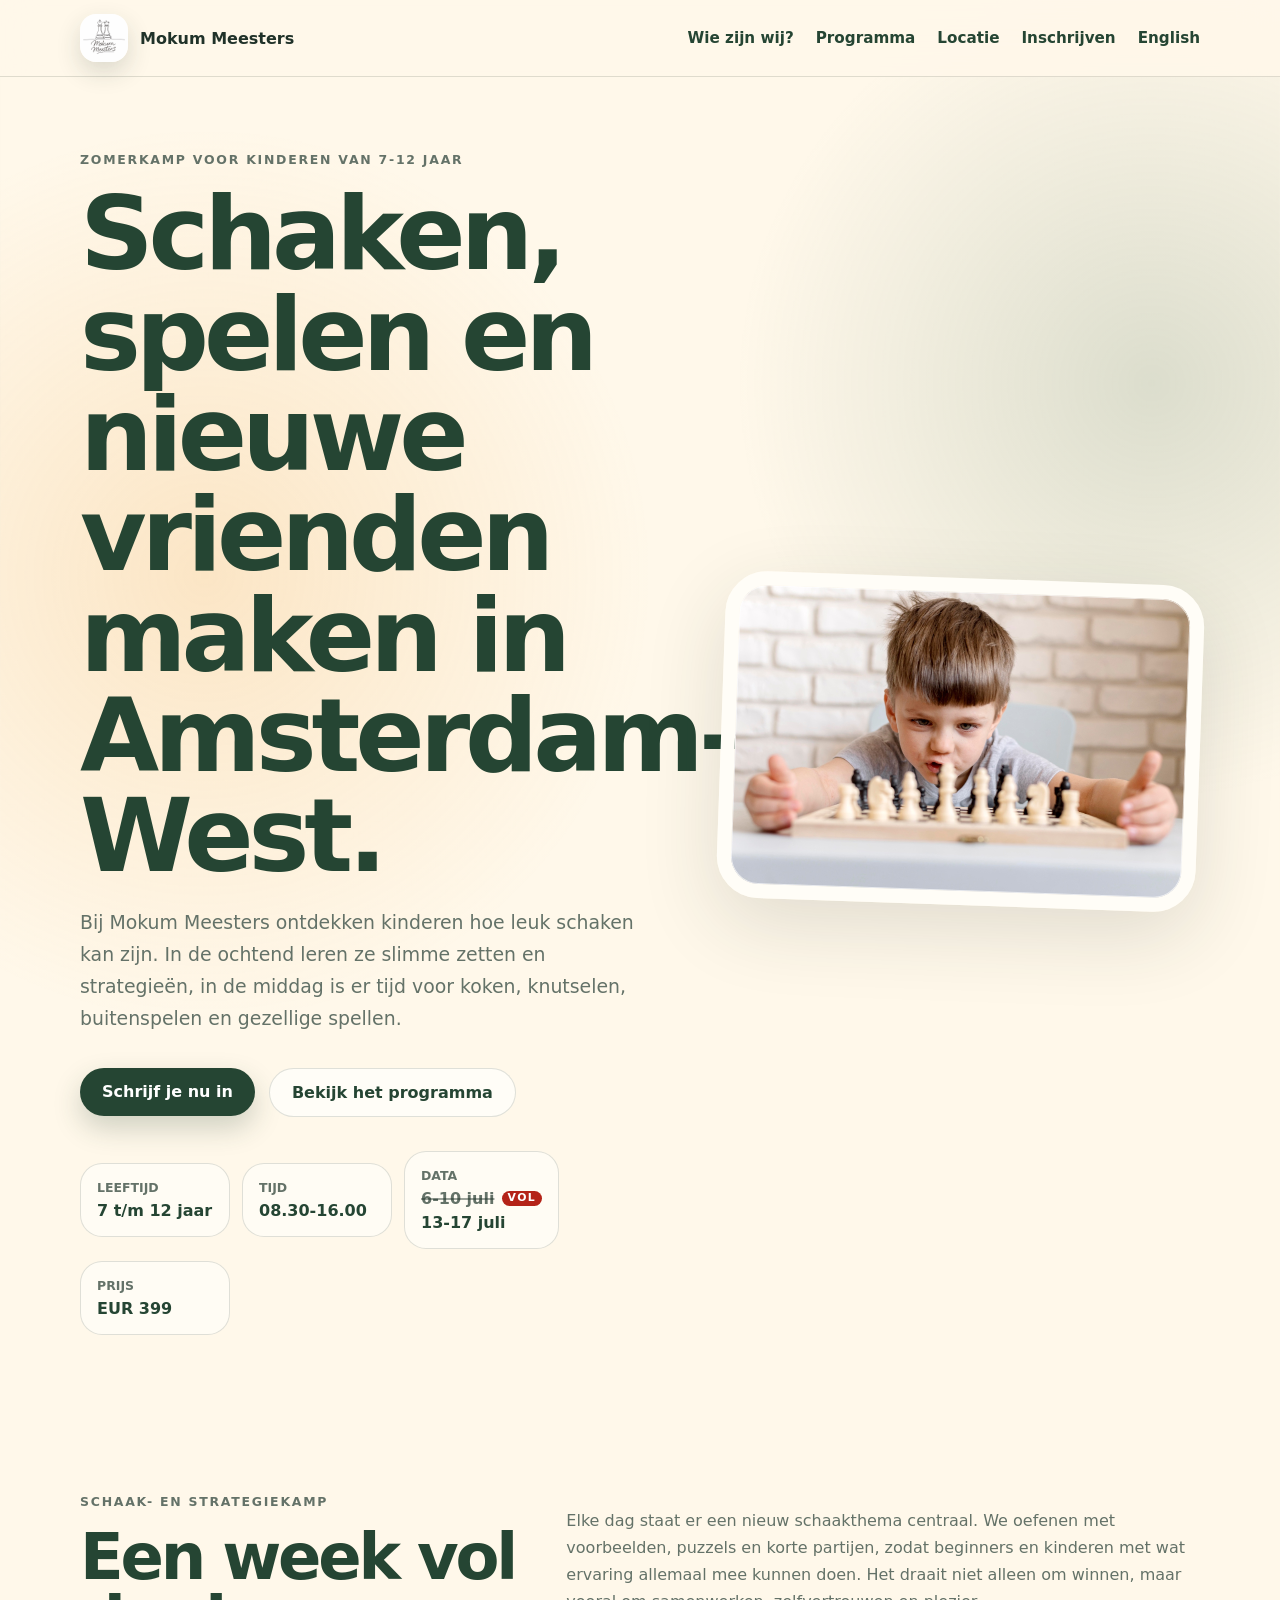
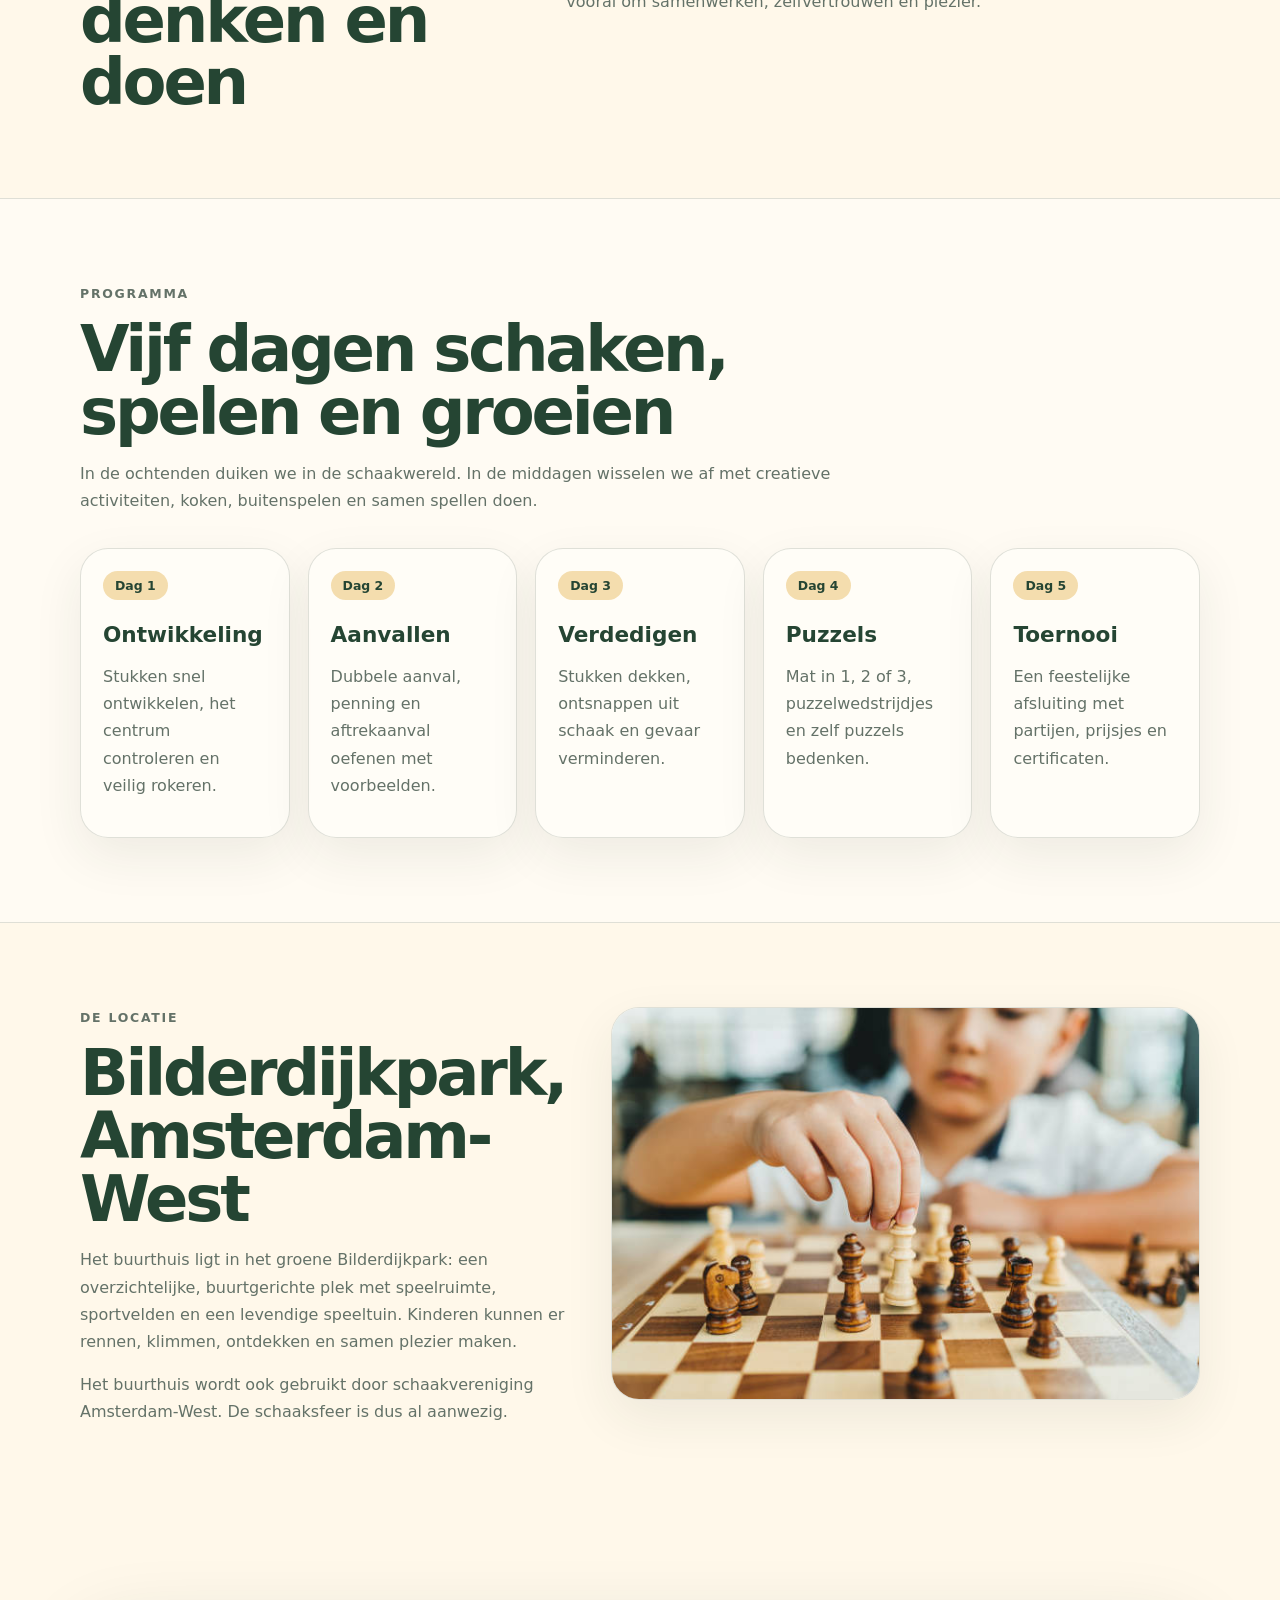
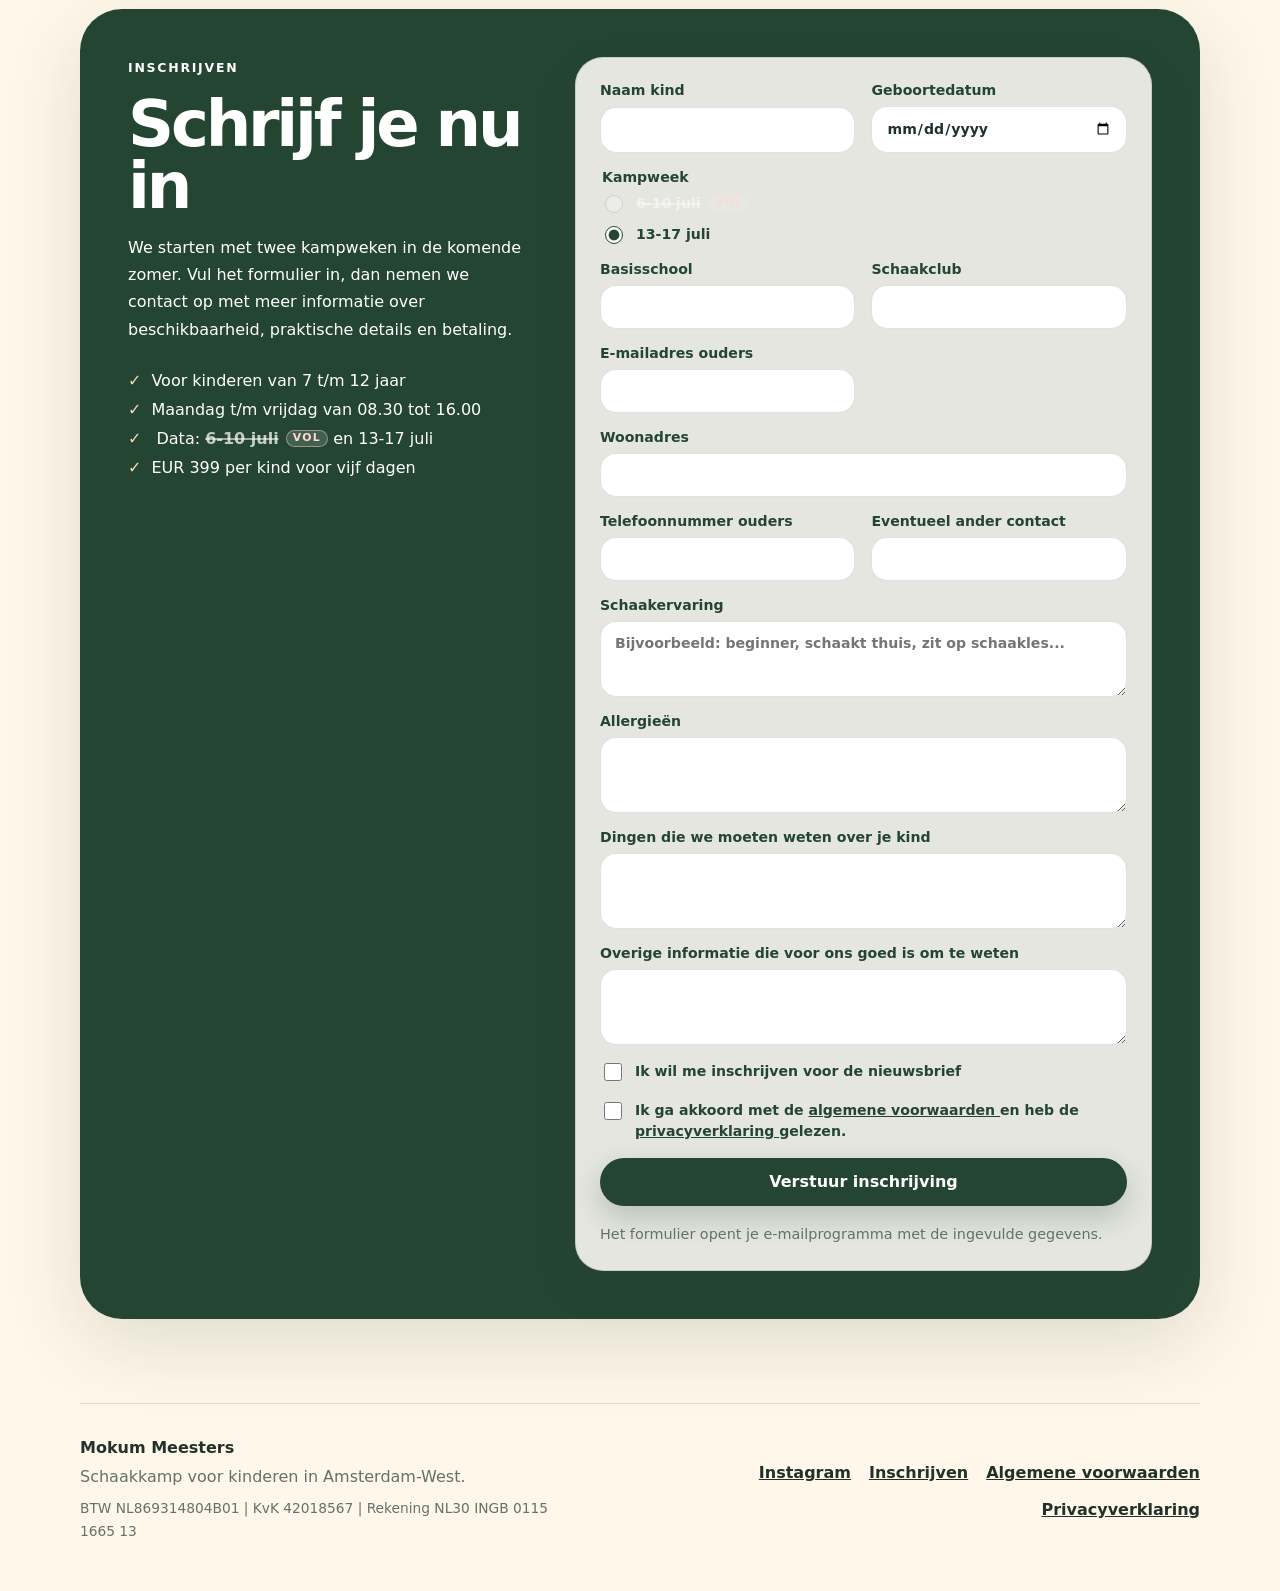
<file: index.html>
<!doctype html>
<html lang="nl">
  <head>
    <meta charset="utf-8" />
    <meta name="viewport" content="width=device-width, initial-scale=1" />
    <meta
      name="description"
      content="Mokum Meesters organiseert schaak- en strategiekampen voor kinderen van 7 tot 12 jaar in Amsterdam-West."
    />
    <meta
      name="google-site-verification"
      content="vhtlZJq7fXiMdtKkE_5pSo9pHpxv6sLujz9ok_jmsKw"
    />
    <title>Mokum Meesters | Schaakkamp in Amsterdam</title>
    <link rel="preload" href="logo_mokummeesters.jpg" as="image" />
    <link rel="preload" href="kid2.jpeg" as="image" />
    <link rel="stylesheet" href="styles.css" />
    <!-- Google tag (gtag.js) -->
    <script async src="https://www.googletagmanager.com/gtag/js?id=G-7M6QQQCCT3"></script>
    <script>
      window.dataLayer = window.dataLayer || [];
      function gtag() {
        dataLayer.push(arguments);
      }
      gtag("js", new Date());

      gtag("config", "G-7M6QQQCCT3");
    </script>
  </head>
  <body>
    <header class="site-header">
      <nav class="nav" aria-label="Hoofdnavigatie">
        <a class="brand" href="index.html#top" aria-label="Mokum Meesters home">
          <img src="logo_mokummeesters.jpg" alt="" width="48" height="48" />
          <span>Mokum Meesters</span>
        </a>
        <button class="nav-toggle" type="button" aria-expanded="false" aria-controls="nav-menu">
          Menu
        </button>
        <div class="nav-links" id="nav-menu">
          <a href="wie-zijn-wij.html">Wie zijn wij?</a>
          <a href="#programma">Programma</a>
          <a href="#locatie">Locatie</a>
          <a href="#inschrijven">Inschrijven</a>
          <a href="en.html" lang="en">English</a>
        </div>
      </nav>
    </header>

    <main id="top">
      <section class="hero">
        <div class="hero-copy">
          <p class="eyebrow">Zomerkamp voor kinderen van 7-12 jaar</p>
          <h1>Schaken, spelen en nieuwe vrienden maken in Amsterdam-West.</h1>
          <p>
            Bij Mokum Meesters ontdekken kinderen hoe leuk schaken kan zijn. In de
            ochtend leren ze slimme zetten en strategieën, in de middag is er tijd
            voor koken, knutselen, buitenspelen en gezellige spellen.
          </p>
          <div class="hero-actions">
            <a class="button primary" href="#inschrijven">Schrijf je nu in</a>
            <a class="button secondary" href="#programma">Bekijk het programma</a>
          </div>
          <dl class="facts">
            <div>
              <dt>Leeftijd</dt>
              <dd>7 t/m 12 jaar</dd>
            </div>
            <div>
              <dt>Tijd</dt>
              <dd>08.30-16.00</dd>
            </div>
            <div>
              <dt>Data</dt>
              <dd class="camp-dates camp-dates--stacked">
                <span class="camp-week camp-week--full">
                  <span class="week-full">6-10 juli</span>
                  <strong class="vol-badge">VOL</strong>
                </span>
                <span class="camp-week">13-17 juli</span>
              </dd>
            </div>
            <div>
              <dt>Prijs</dt>
              <dd>EUR 399</dd>
            </div>
          </dl>
        </div>
        <div class="hero-card">
          <img src="kid2.jpeg" alt="Kind denkt na over een schaakzet" />
        </div>
      </section>

      <section class="section intro">
        <div>
          <p class="eyebrow">Schaak- en strategiekamp</p>
          <h2>Een week vol denken en doen</h2>
        </div>
        <p>
          Elke dag staat er een nieuw schaakthema centraal. We oefenen met
          voorbeelden, puzzels en korte partijen, zodat beginners en kinderen met
          wat ervaring allemaal mee kunnen doen. Het draait niet alleen om winnen,
          maar vooral om samenwerken, zelfvertrouwen en plezier.
        </p>
      </section>

      <section class="section soft" id="programma">
        <div class="section-heading">
          <p class="eyebrow">Programma</p>
          <h2>Vijf dagen schaken, spelen en groeien</h2>
          <p>
            In de ochtenden duiken we in de schaakwereld. In de middagen wisselen
            we af met creatieve activiteiten, koken, buitenspelen en samen spellen
            doen.
          </p>
        </div>
        <div class="program-grid">
          <article class="program-day">
            <span>Dag 1</span>
            <h3>Ontwikkeling</h3>
            <p>Stukken snel ontwikkelen, het centrum controleren en veilig rokeren.</p>
          </article>
          <article class="program-day">
            <span>Dag 2</span>
            <h3>Aanvallen</h3>
            <p>Dubbele aanval, penning en aftrekaanval oefenen met voorbeelden.</p>
          </article>
          <article class="program-day">
            <span>Dag 3</span>
            <h3>Verdedigen</h3>
            <p>Stukken dekken, ontsnappen uit schaak en gevaar verminderen.</p>
          </article>
          <article class="program-day">
            <span>Dag 4</span>
            <h3>Puzzels</h3>
            <p>Mat in 1, 2 of 3, puzzelwedstrijdjes en zelf puzzels bedenken.</p>
          </article>
          <article class="program-day">
            <span>Dag 5</span>
            <h3>Toernooi</h3>
            <p>Een feestelijke afsluiting met partijen, prijsjes en certificaten.</p>
          </article>
        </div>
      </section>

      <section class="section split" id="locatie">
        <div>
          <p class="eyebrow">De locatie</p>
          <h2>Bilderdijkpark, Amsterdam-West</h2>
          <p>
            Het buurthuis ligt in het groene Bilderdijkpark: een overzichtelijke,
            buurtgerichte plek met speelruimte, sportvelden en een levendige
            speeltuin. Kinderen kunnen er rennen, klimmen, ontdekken en samen
            plezier maken.
          </p>
          <p>
            Het buurthuis wordt ook gebruikt door schaakvereniging Amsterdam-West.
            De schaaksfeer is dus al aanwezig.
          </p>
        </div>
        <div class="photo-card">
          <img src="kid1.jpeg" alt="Kind verplaatst een schaakstuk op een schaakbord" loading="lazy" />
        </div>
      </section>

      <section class="section" id="inschrijven">
        <div class="signup">
          <div>
            <p class="eyebrow">Inschrijven</p>
            <h2>Schrijf je nu in</h2>
            <p>
              We starten met twee kampweken in de komende zomer. Vul het formulier
              in, dan nemen we contact op met meer informatie over beschikbaarheid,
              praktische details en betaling.
            </p>
            <ul class="check-list">
              <li>Voor kinderen van 7 t/m 12 jaar</li>
              <li>Maandag t/m vrijdag van 08.30 tot 16.00</li>
              <li>
                Data:
                <span class="camp-week camp-week--full">
                  <span class="week-full">6-10 juli</span>
                  <strong class="vol-badge">VOL</strong>
                </span>
                en 13-17 juli
              </li>
              <li>EUR 399 per kind voor vijf dagen</li>
            </ul>
          </div>

          <form class="signup-form" id="signup-form">
            <label>
              Naam kind
              <input name="naamKind" autocomplete="off" required />
            </label>
            <label>
              Geboortedatum
              <input type="date" name="geboortedatum" min="2014-01-01" max="2019-12-31" required />
            </label>
            <fieldset class="radio-group full">
              <legend>Kampweek</legend>
              <label class="radio radio-disabled">
                <input type="radio" name="kampweek" value="6-10 juli" disabled />
                <span class="camp-week camp-week--full">
                  <span class="week-full">6-10 juli</span>
                  <strong class="vol-badge">VOL</strong>
                </span>
              </label>
              <label class="radio">
                <input type="radio" name="kampweek" value="13-17 juli" required checked />
                <span>13-17 juli</span>
              </label>
            </fieldset>
            <label>
              Basisschool
              <input name="basisschool" autocomplete="organization" />
            </label>
            <label>
              Schaakclub
              <input name="schaakclub" autocomplete="organization" />
            </label>
            <label>
              E-mailadres ouders
              <input type="email" name="emailOuders" autocomplete="email" required />
            </label>
            <label class="full">
              Woonadres
              <input name="woonadres" autocomplete="street-address" required />
            </label>
            <label>
              Telefoonnummer ouders
              <input name="telefoonOuders" autocomplete="tel" />
            </label>
            <label>
              Eventueel ander contact
              <input name="anderContact" />
            </label>
            <label class="full">
              Schaakervaring
              <textarea
                name="schaakervaring"
                rows="3"
                placeholder="Bijvoorbeeld: beginner, schaakt thuis, zit op schaakles..."
              ></textarea>
            </label>
            <label class="full">
              Allergieën
              <textarea name="allergieen" rows="3"></textarea>
            </label>
            <label class="full">
              Dingen die we moeten weten over je kind
              <textarea name="kindInfo" rows="3"></textarea>
            </label>
            <label class="full">
              Overige informatie die voor ons goed is om te weten
              <textarea name="overigeInfo" rows="3"></textarea>
            </label>
            <label class="checkbox full">
              <input type="checkbox" name="nieuwsbrief" value="Ja" />
              <span>Ik wil me inschrijven voor de nieuwsbrief</span>
            </label>
            <label class="checkbox full">
              <input type="checkbox" name="akkoordVoorwaarden" value="Ja" required />
              <span>
                Ik ga akkoord met de
                <a href="documenten/Algemene-Voorwaarden-MokumMeesters-Zomerkamp.docx" download>
                  algemene voorwaarden
                </a>
                en heb de
                <a href="documenten/Privacyverklaring_MokumMeesters.docx" download>
                  privacyverklaring
                </a>
                gelezen.
              </span>
            </label>
            <button class="button primary full" type="submit">Verstuur inschrijving</button>
            <p class="form-note" id="form-note">
              Het formulier opent je e-mailprogramma met de ingevulde gegevens.
            </p>
          </form>
        </div>
      </section>
    </main>

    <footer class="footer">
      <div>
        <strong>Mokum Meesters</strong>
        <p>Schaakkamp voor kinderen in Amsterdam-West.</p>
        <p class="footer-details">
          BTW NL869314804B01 | KvK 42018567 | Rekening NL30 INGB 0115 1665 13
        </p>
      </div>
      <div class="footer-links">
        <a href="https://www.instagram.com/mokummeesters?igsh=bHMzbGd0bTZ1Zjc=" rel="noreferrer">
          Instagram
        </a>
        <a href="#inschrijven">Inschrijven</a>
        <a href="documenten/Algemene-Voorwaarden-MokumMeesters-Zomerkamp.docx" download>
          Algemene voorwaarden
        </a>
        <a href="documenten/Privacyverklaring_MokumMeesters.docx" download>
          Privacyverklaring
        </a>
      </div>
    </footer>

    <script src="script.js"></script>
  </body>
</html>
</file>
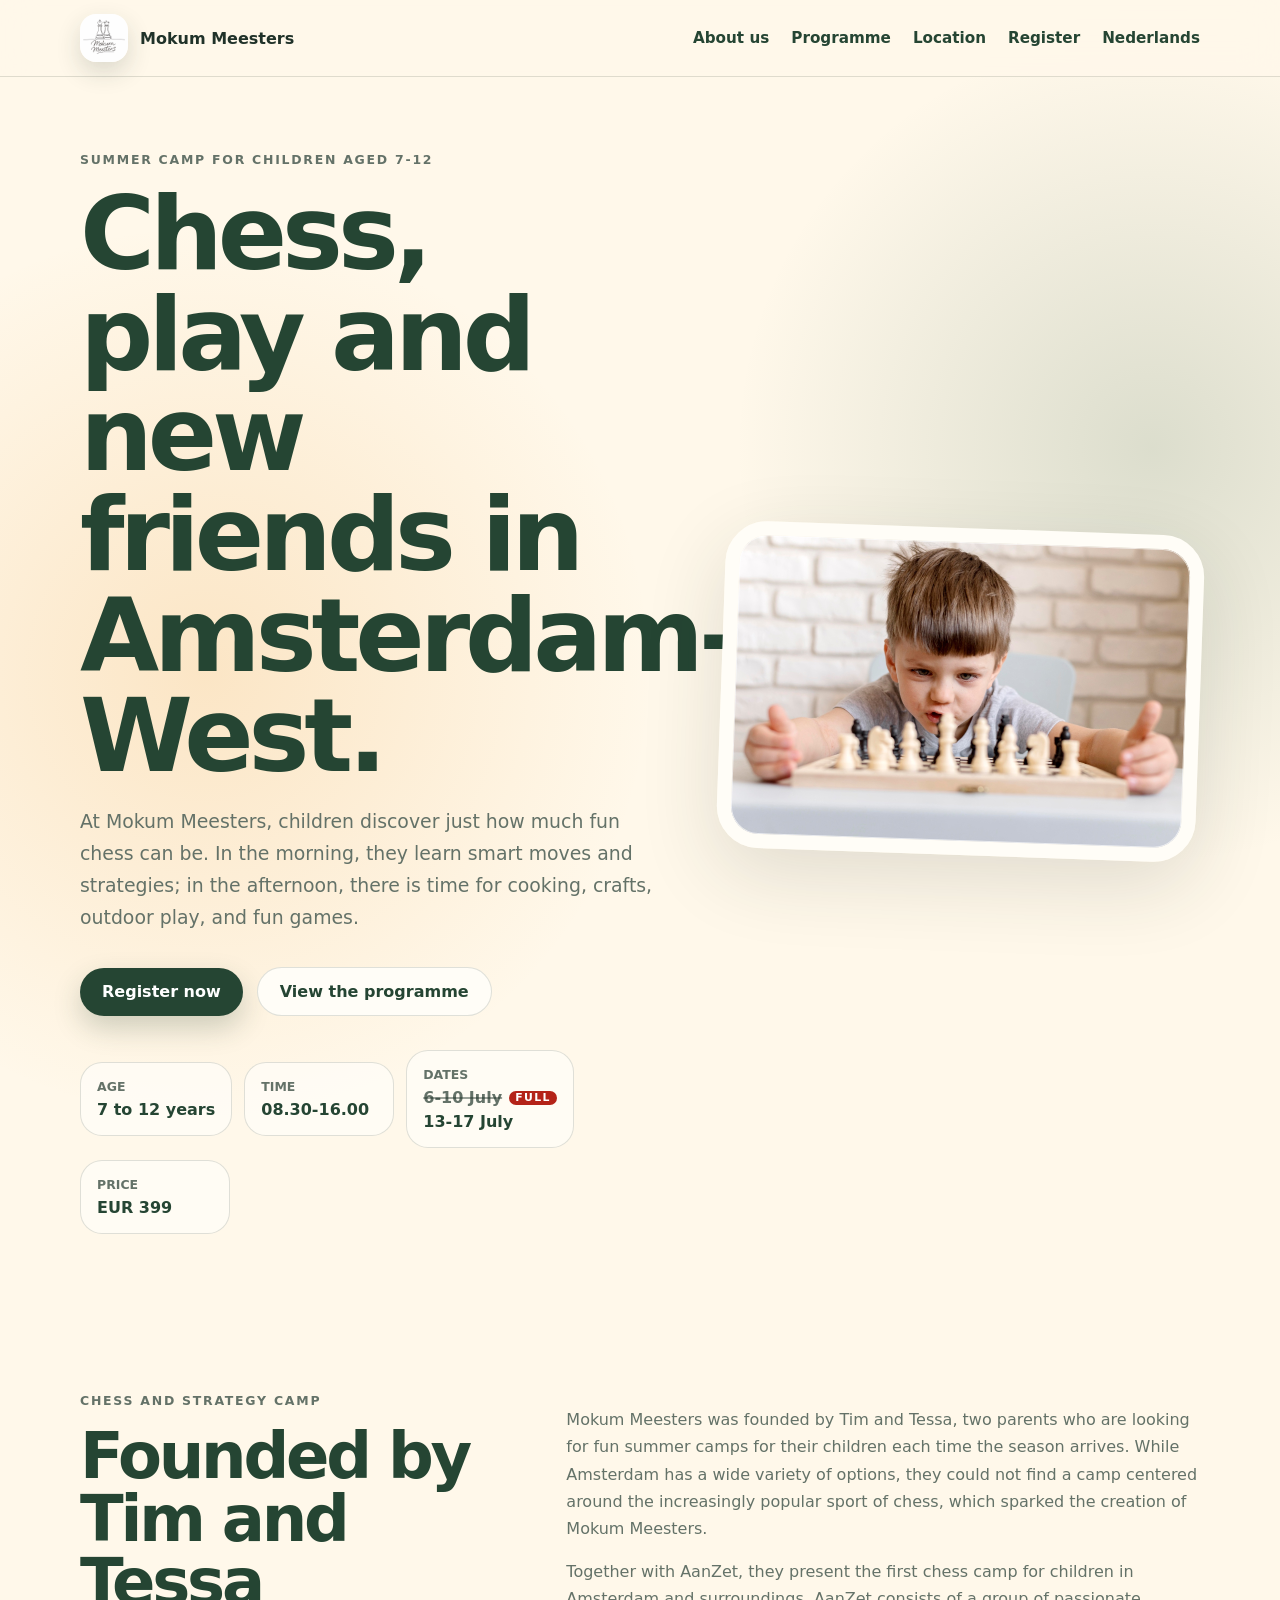
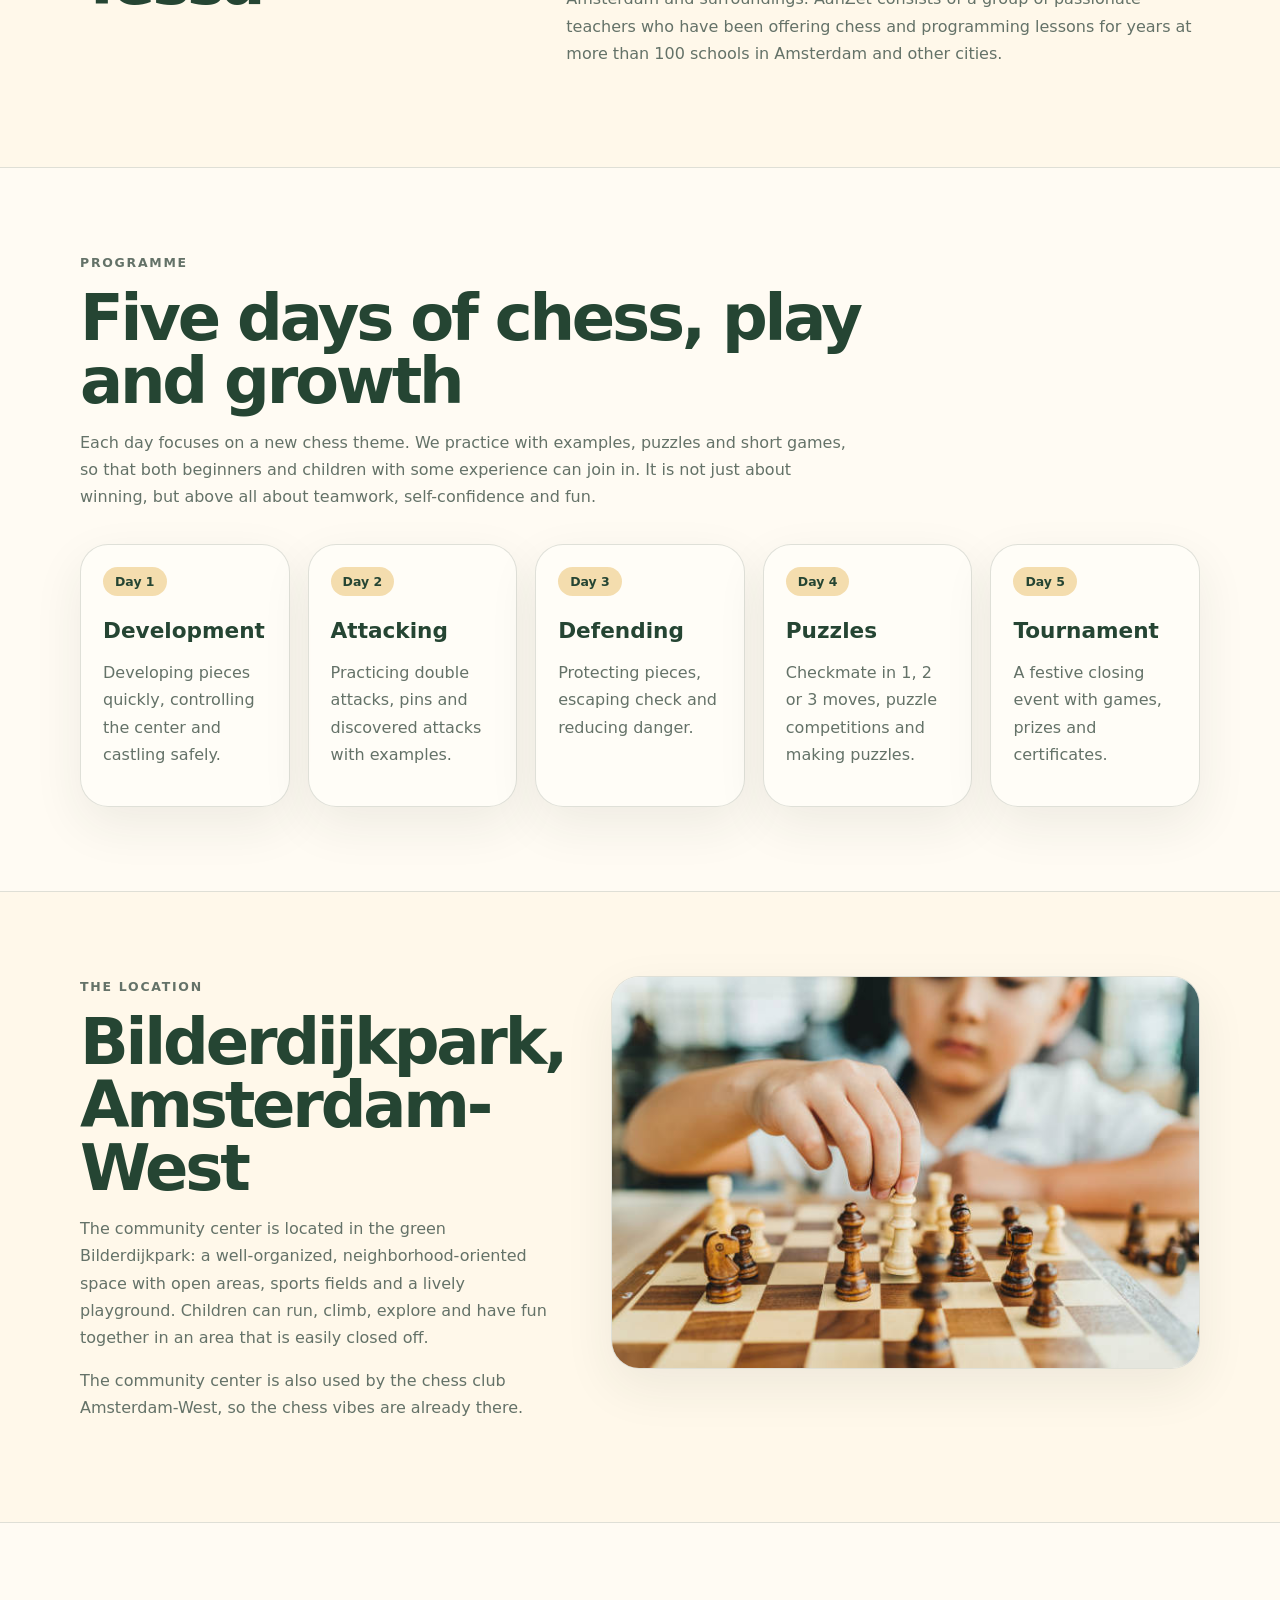
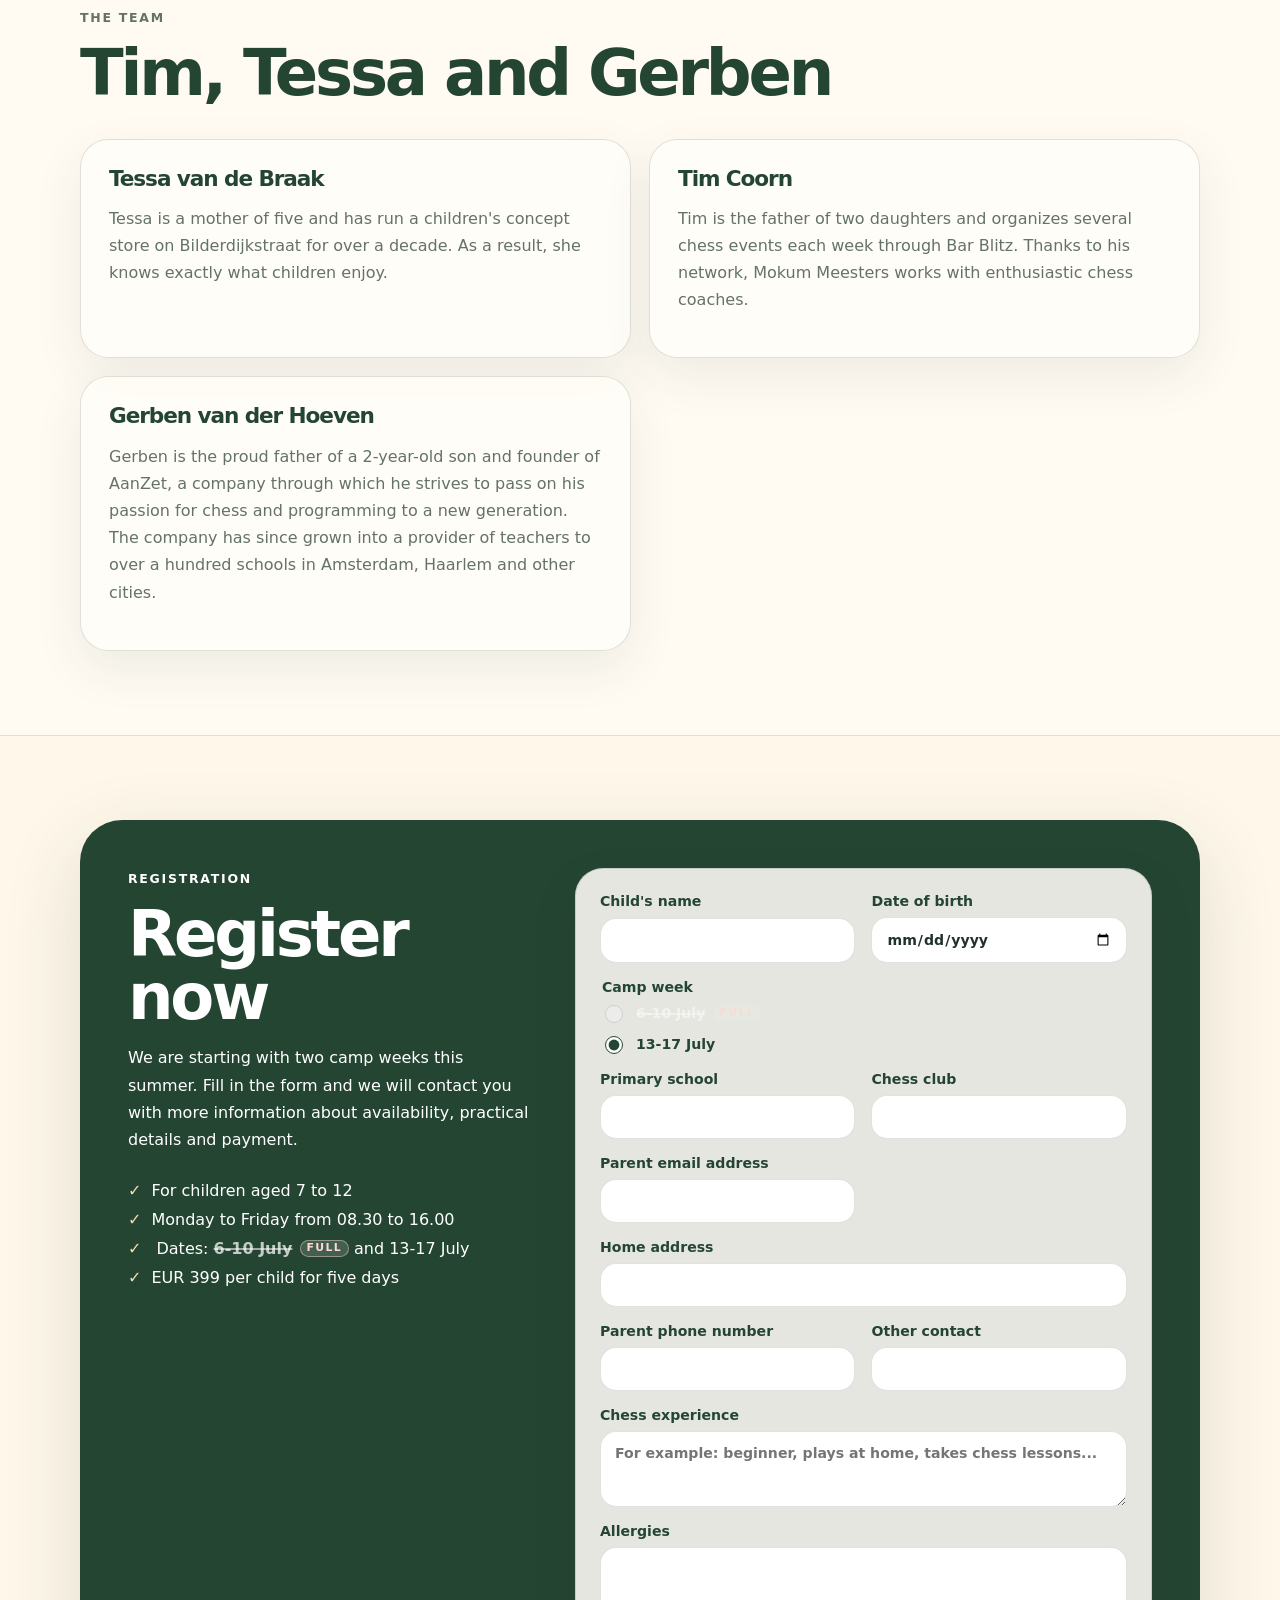
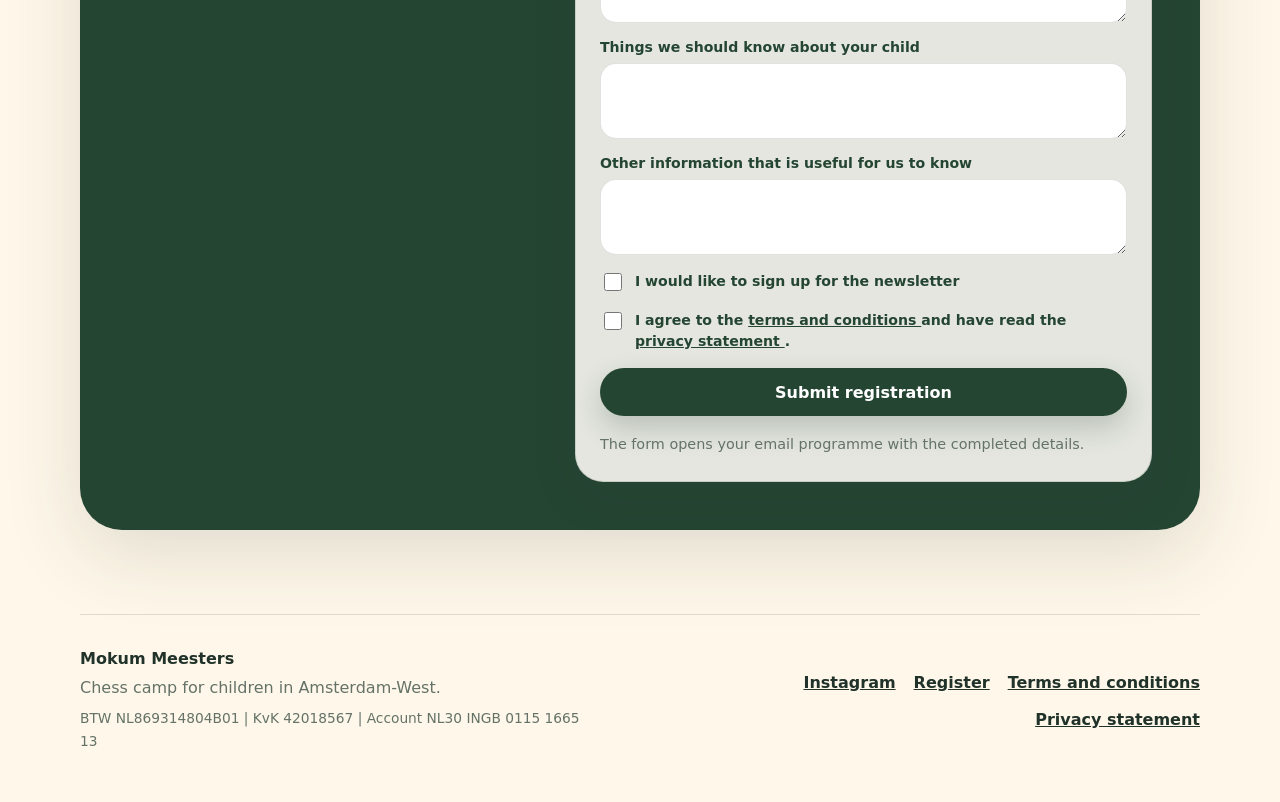
<file: en.html>
<!doctype html>
<html lang="en">
  <head>
    <meta charset="utf-8" />
    <meta name="viewport" content="width=device-width, initial-scale=1" />
    <meta
      name="description"
      content="Mokum Meesters organizes chess and strategy camps for children aged 7 to 12 in Amsterdam-West."
    />
    <meta
      name="google-site-verification"
      content="vhtlZJq7fXiMdtKkE_5pSo9pHpxv6sLujz9ok_jmsKw"
    />
    <title>Mokum Meesters | Chess Camp in Amsterdam</title>
    <link rel="preload" href="logo_mokummeesters.jpg" as="image" />
    <link rel="preload" href="kid2.jpeg" as="image" />
    <link rel="stylesheet" href="styles.css" />
    <!-- Google tag (gtag.js) -->
    <script async src="https://www.googletagmanager.com/gtag/js?id=G-7M6QQQCCT3"></script>
    <script>
      window.dataLayer = window.dataLayer || [];
      function gtag() {
        dataLayer.push(arguments);
      }
      gtag("js", new Date());

      gtag("config", "G-7M6QQQCCT3");
    </script>
  </head>
  <body>
    <header class="site-header">
      <nav class="nav" aria-label="Main navigation">
        <a class="brand" href="en.html#top" aria-label="Mokum Meesters home">
          <img src="logo_mokummeesters.jpg" alt="" width="48" height="48" />
          <span>Mokum Meesters</span>
        </a>
        <button class="nav-toggle" type="button" aria-expanded="false" aria-controls="nav-menu">
          Menu
        </button>
        <div class="nav-links" id="nav-menu">
          <a href="#about">About us</a>
          <a href="#programme">Programme</a>
          <a href="#location">Location</a>
          <a href="#signup">Register</a>
          <a href="index.html" lang="nl">Nederlands</a>
        </div>
      </nav>
    </header>

    <main id="top">
      <section class="hero">
        <div class="hero-copy">
          <p class="eyebrow">Summer camp for children aged 7-12</p>
          <h1>Chess, play and new friends in Amsterdam-West.</h1>
          <p>
            At Mokum Meesters, children discover just how much fun chess can be. In
            the morning, they learn smart moves and strategies; in the afternoon,
            there is time for cooking, crafts, outdoor play, and fun games.
          </p>
          <div class="hero-actions">
            <a class="button primary" href="#signup">Register now</a>
            <a class="button secondary" href="#programme">View the programme</a>
          </div>
          <dl class="facts">
            <div>
              <dt>Age</dt>
              <dd>7 to 12 years</dd>
            </div>
            <div>
              <dt>Time</dt>
              <dd>08.30-16.00</dd>
            </div>
            <div>
              <dt>Dates</dt>
              <dd class="camp-dates camp-dates--stacked">
                <span class="camp-week camp-week--full">
                  <span class="week-full">6-10 July</span>
                  <strong class="vol-badge">FULL</strong>
                </span>
                <span class="camp-week">13-17 July</span>
              </dd>
            </div>
            <div>
              <dt>Price</dt>
              <dd>EUR 399</dd>
            </div>
          </dl>
        </div>
        <div class="hero-card">
          <img src="kid2.jpeg" alt="Child thinking about a chess move" />
        </div>
      </section>

      <section class="section intro" id="about">
        <div>
          <p class="eyebrow">Chess and strategy camp</p>
          <h2>Founded by Tim and Tessa</h2>
        </div>
        <div>
          <p>
            Mokum Meesters was founded by Tim and Tessa, two parents who are looking
            for fun summer camps for their children each time the season arrives.
            While Amsterdam has a wide variety of options, they could not find a camp
            centered around the increasingly popular sport of chess, which sparked
            the creation of Mokum Meesters.
          </p>
          <p>
            Together with AanZet, they present the first chess camp for children in
            Amsterdam and surroundings. AanZet consists of a group of passionate
            teachers who have been offering chess and programming lessons for years
            at more than 100 schools in Amsterdam and other cities.
          </p>
        </div>
      </section>

      <section class="section soft" id="programme">
        <div class="section-heading">
          <p class="eyebrow">Programme</p>
          <h2>Five days of chess, play and growth</h2>
          <p>
            Each day focuses on a new chess theme. We practice with examples,
            puzzles and short games, so that both beginners and children with some
            experience can join in. It is not just about winning, but above all
            about teamwork, self-confidence and fun.
          </p>
        </div>
        <div class="program-grid">
          <article class="program-day">
            <span>Day 1</span>
            <h3>Development</h3>
            <p>Developing pieces quickly, controlling the center and castling safely.</p>
          </article>
          <article class="program-day">
            <span>Day 2</span>
            <h3>Attacking</h3>
            <p>Practicing double attacks, pins and discovered attacks with examples.</p>
          </article>
          <article class="program-day">
            <span>Day 3</span>
            <h3>Defending</h3>
            <p>Protecting pieces, escaping check and reducing danger.</p>
          </article>
          <article class="program-day">
            <span>Day 4</span>
            <h3>Puzzles</h3>
            <p>Checkmate in 1, 2 or 3 moves, puzzle competitions and making puzzles.</p>
          </article>
          <article class="program-day">
            <span>Day 5</span>
            <h3>Tournament</h3>
            <p>A festive closing event with games, prizes and certificates.</p>
          </article>
        </div>
      </section>

      <section class="section split" id="location">
        <div>
          <p class="eyebrow">The location</p>
          <h2>Bilderdijkpark, Amsterdam-West</h2>
          <p>
            The community center is located in the green Bilderdijkpark: a
            well-organized, neighborhood-oriented space with open areas, sports
            fields and a lively playground. Children can run, climb, explore and
            have fun together in an area that is easily closed off.
          </p>
          <p>
            The community center is also used by the chess club Amsterdam-West, so
            the chess vibes are already there.
          </p>
        </div>
        <div class="photo-card">
          <img src="kid1.jpeg" alt="Child moving a chess piece on a chessboard" loading="lazy" />
        </div>
      </section>

      <section class="section soft">
        <div class="section-heading">
          <p class="eyebrow">The team</p>
          <h2>Tim, Tessa and Gerben</h2>
        </div>
        <div class="cards two-columns">
          <article class="card">
            <h2>Tessa van de Braak</h2>
            <p>
              Tessa is a mother of five and has run a children's concept store on
              Bilderdijkstraat for over a decade. As a result, she knows exactly
              what children enjoy.
            </p>
          </article>
          <article class="card">
            <h2>Tim Coorn</h2>
            <p>
              Tim is the father of two daughters and organizes several chess events
              each week through Bar Blitz. Thanks to his network, Mokum Meesters
              works with enthusiastic chess coaches.
            </p>
          </article>
          <article class="card">
            <h2>Gerben van der Hoeven</h2>
            <p>
              Gerben is the proud father of a 2-year-old son and founder of AanZet,
              a company through which he strives to pass on his passion for chess and
              programming to a new generation. The company has since grown into a
              provider of teachers to over a hundred schools in Amsterdam, Haarlem
              and other cities.
            </p>
          </article>
        </div>
      </section>

      <section class="section" id="signup">
        <div class="signup">
          <div>
            <p class="eyebrow">Registration</p>
            <h2>Register now</h2>
            <p>
              We are starting with two camp weeks this summer. Fill in the form and
              we will contact you with more information about availability, practical
              details and payment.
            </p>
            <ul class="check-list">
              <li>For children aged 7 to 12</li>
              <li>Monday to Friday from 08.30 to 16.00</li>
              <li>
                Dates:
                <span class="camp-week camp-week--full">
                  <span class="week-full">6-10 July</span>
                  <strong class="vol-badge">FULL</strong>
                </span>
                and 13-17 July
              </li>
              <li>EUR 399 per child for five days</li>
            </ul>
          </div>

          <form class="signup-form" id="signup-form">
            <label>
              Child's name
              <input name="naamKind" autocomplete="off" required />
            </label>
            <label>
              Date of birth
              <input type="date" name="geboortedatum" min="2014-01-01" max="2019-12-31" required />
            </label>
            <fieldset class="radio-group full">
              <legend>Camp week</legend>
              <label class="radio radio-disabled">
                <input type="radio" name="kampweek" value="6-10 July" disabled />
                <span class="camp-week camp-week--full">
                  <span class="week-full">6-10 July</span>
                  <strong class="vol-badge">FULL</strong>
                </span>
              </label>
              <label class="radio">
                <input type="radio" name="kampweek" value="13-17 July" required checked />
                <span>13-17 July</span>
              </label>
            </fieldset>
            <label>
              Primary school
              <input name="basisschool" autocomplete="organization" />
            </label>
            <label>
              Chess club
              <input name="schaakclub" autocomplete="organization" />
            </label>
            <label>
              Parent email address
              <input type="email" name="emailOuders" autocomplete="email" required />
            </label>
            <label class="full">
              Home address
              <input name="woonadres" autocomplete="street-address" required />
            </label>
            <label>
              Parent phone number
              <input name="telefoonOuders" autocomplete="tel" />
            </label>
            <label>
              Other contact
              <input name="anderContact" />
            </label>
            <label class="full">
              Chess experience
              <textarea
                name="schaakervaring"
                rows="3"
                placeholder="For example: beginner, plays at home, takes chess lessons..."
              ></textarea>
            </label>
            <label class="full">
              Allergies
              <textarea name="allergieen" rows="3"></textarea>
            </label>
            <label class="full">
              Things we should know about your child
              <textarea name="kindInfo" rows="3"></textarea>
            </label>
            <label class="full">
              Other information that is useful for us to know
              <textarea name="overigeInfo" rows="3"></textarea>
            </label>
            <label class="checkbox full">
              <input type="checkbox" name="nieuwsbrief" value="Ja" />
              <span>I would like to sign up for the newsletter</span>
            </label>
            <label class="checkbox full">
              <input type="checkbox" name="akkoordVoorwaarden" value="Ja" required />
              <span>
                I agree to the
                <a href="documenten/Algemene-Voorwaarden-MokumMeesters-Zomerkamp.docx" download>
                  terms and conditions
                </a>
                and have read the
                <a href="documenten/Privacyverklaring_MokumMeesters.docx" download>
                  privacy statement
                </a>.
              </span>
            </label>
            <button class="button primary full" type="submit">Submit registration</button>
            <p class="form-note" id="form-note">
              The form opens your email programme with the completed details.
            </p>
          </form>
        </div>
      </section>
    </main>

    <footer class="footer">
      <div>
        <strong>Mokum Meesters</strong>
        <p>Chess camp for children in Amsterdam-West.</p>
        <p class="footer-details">
          BTW NL869314804B01 | KvK 42018567 | Account NL30 INGB 0115 1665 13
        </p>
      </div>
      <div class="footer-links">
        <a href="https://www.instagram.com/mokummeesters?igsh=bHMzbGd0bTZ1Zjc=" rel="noreferrer">
          Instagram
        </a>
        <a href="#signup">Register</a>
        <a href="documenten/Algemene-Voorwaarden-MokumMeesters-Zomerkamp.docx" download>
          Terms and conditions
        </a>
        <a href="documenten/Privacyverklaring_MokumMeesters.docx" download>
          Privacy statement
        </a>
      </div>
    </footer>

    <script src="script.js"></script>
  </body>
</html>
</file>
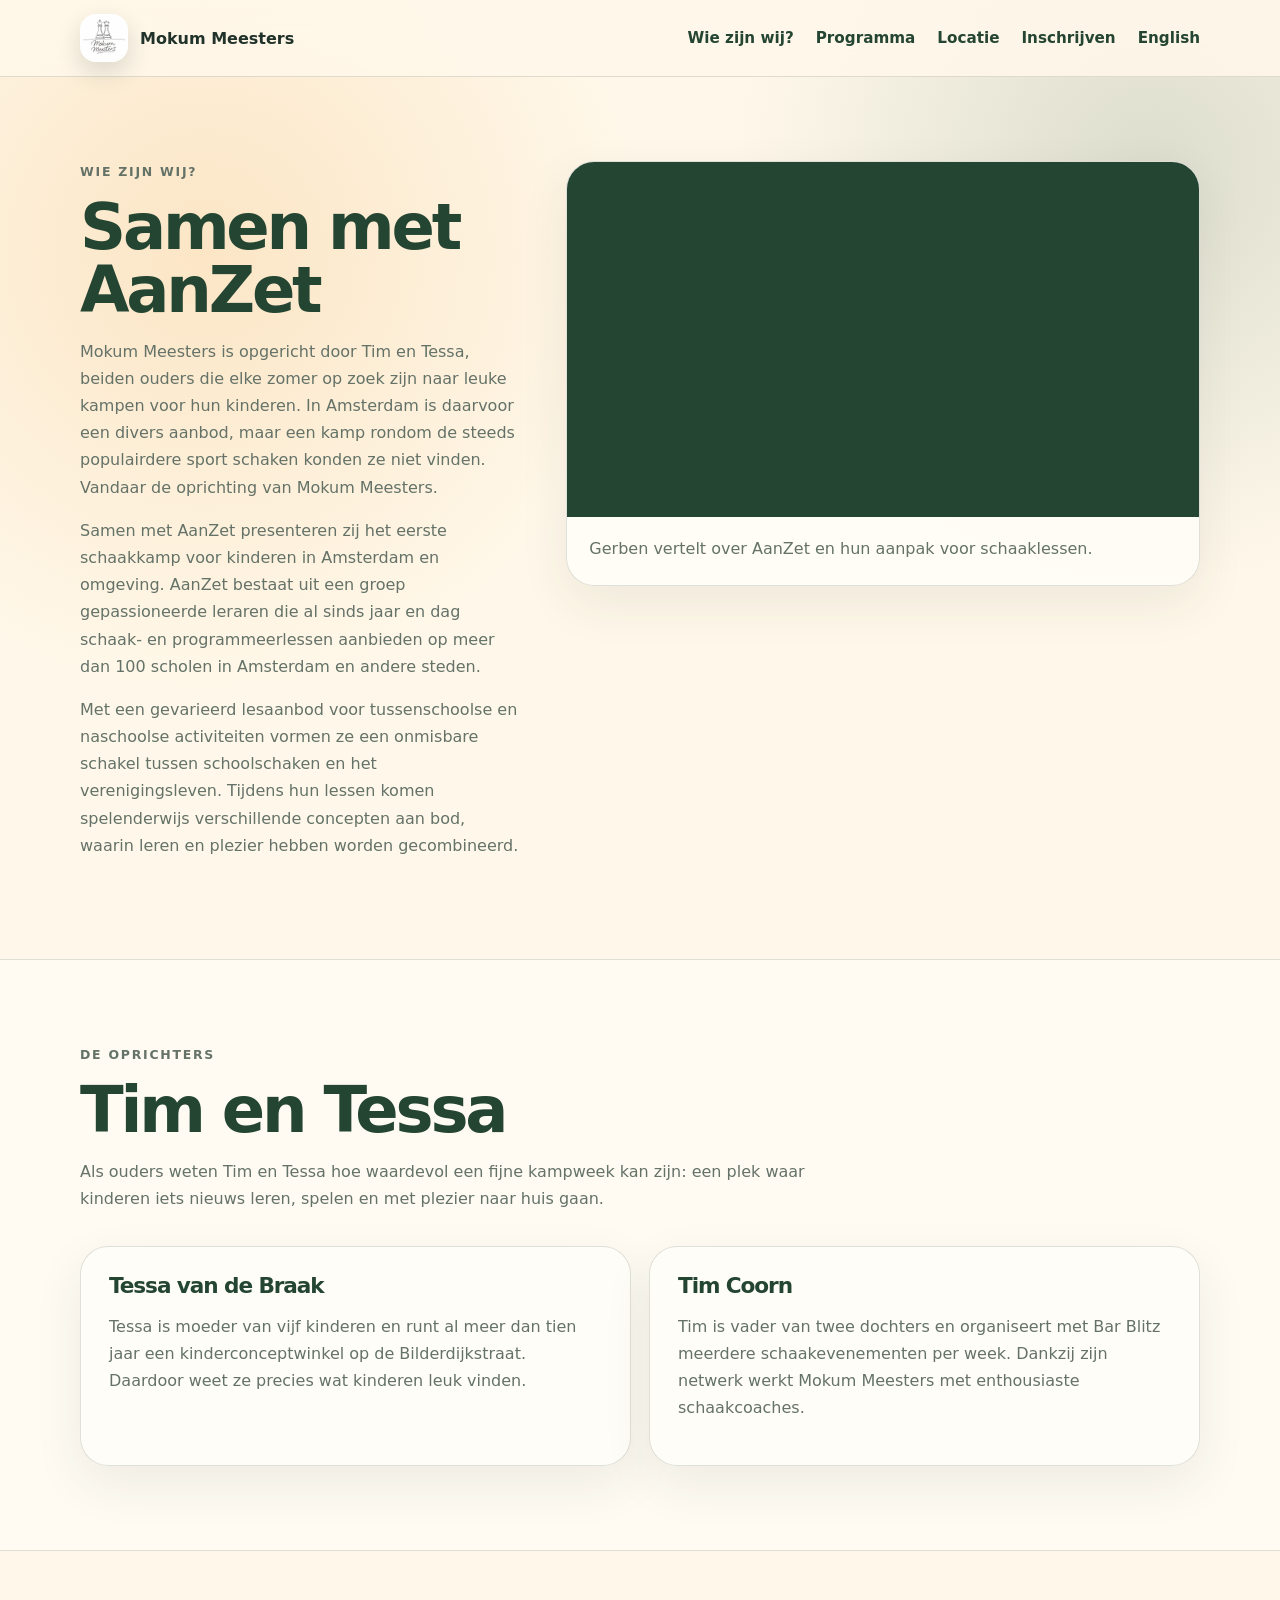
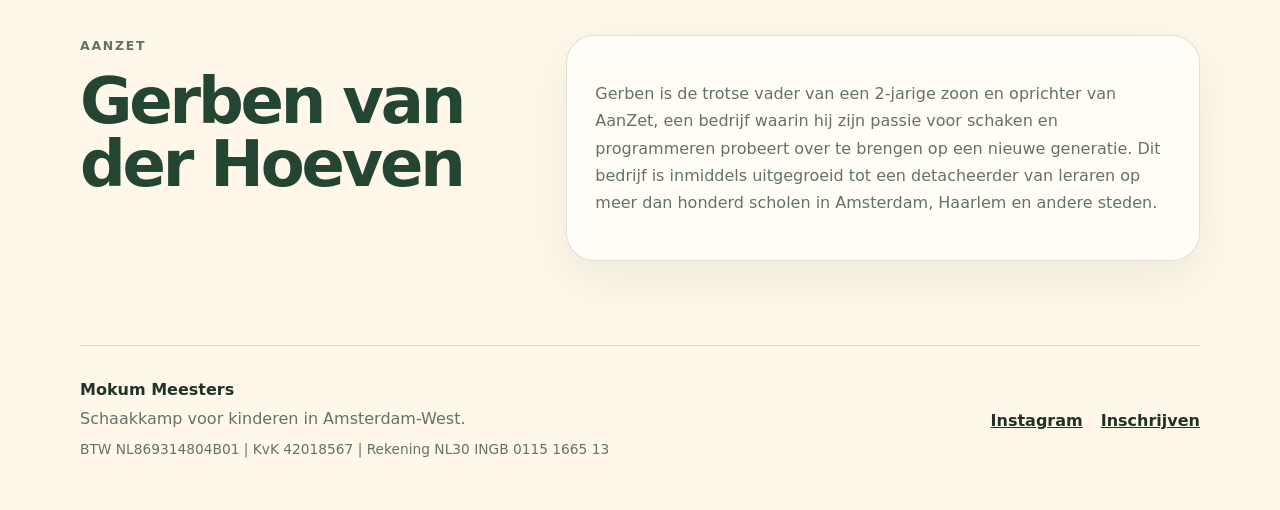
<file: wie-zijn-wij.html>
<!doctype html>
<html lang="nl">
  <head>
    <meta charset="utf-8" />
    <meta name="viewport" content="width=device-width, initial-scale=1" />
    <meta
      name="description"
      content="Leer Tim en Tessa kennen: de oprichters van Mokum Meesters, het schaak- en strategiekamp voor kinderen in Amsterdam-West."
    />
    <meta
      name="google-site-verification"
      content="vhtlZJq7fXiMdtKkE_5pSo9pHpxv6sLujz9ok_jmsKw"
    />
    <title>Wie zijn wij? | Mokum Meesters</title>
    <link rel="preload" href="logo_mokummeesters.jpg" as="image" />
    <link rel="stylesheet" href="styles.css" />
    <!-- Google tag (gtag.js) -->
    <script async src="https://www.googletagmanager.com/gtag/js?id=G-7M6QQQCCT3"></script>
    <script>
      window.dataLayer = window.dataLayer || [];
      function gtag() {
        dataLayer.push(arguments);
      }
      gtag("js", new Date());

      gtag("config", "G-7M6QQQCCT3");
    </script>
  </head>
  <body>
    <header class="site-header">
      <nav class="nav" aria-label="Hoofdnavigatie">
        <a class="brand" href="index.html#top" aria-label="Mokum Meesters home">
          <img src="logo_mokummeesters.jpg" alt="" width="48" height="48" />
          <span>Mokum Meesters</span>
        </a>
        <button class="nav-toggle" type="button" aria-expanded="false" aria-controls="nav-menu">
          Menu
        </button>
        <div class="nav-links" id="nav-menu">
          <a href="wie-zijn-wij.html" aria-current="page">Wie zijn wij?</a>
          <a href="index.html#programma">Programma</a>
          <a href="index.html#locatie">Locatie</a>
          <a href="index.html#inschrijven">Inschrijven</a>
          <a href="en.html" lang="en">English</a>
        </div>
      </nav>
    </header>

    <main id="top">
      <section class="section split" id="aanzet">
        <div>
          <p class="eyebrow">Wie zijn wij?</p>
          <h1>Samen met AanZet</h1>
          <p>
            Mokum Meesters is opgericht door Tim en Tessa, beiden ouders die elke
            zomer op zoek zijn naar leuke kampen voor hun kinderen. In Amsterdam is
            daarvoor een divers aanbod, maar een kamp rondom de steeds populairdere
            sport schaken konden ze niet vinden. Vandaar de oprichting van Mokum
            Meesters.
          </p>
          <p>
            Samen met AanZet presenteren zij het eerste schaakkamp voor kinderen in
            Amsterdam en omgeving. AanZet bestaat uit een groep gepassioneerde
            leraren die al sinds jaar en dag schaak- en programmeerlessen aanbieden
            op meer dan 100 scholen in Amsterdam en andere steden.
          </p>
          <p>
            Met een gevarieerd lesaanbod voor tussenschoolse en naschoolse
            activiteiten vormen ze een onmisbare schakel tussen schoolschaken en het
            verenigingsleven. Tijdens hun lessen komen spelenderwijs verschillende
            concepten aan bod, waarin leren en plezier hebben worden gecombineerd.
          </p>
        </div>
        <div class="video-card">
          <iframe
            src="https://www.youtube-nocookie.com/embed/6VLzxpvAksk"
            title="Gerben vertelt over AanZet"
            allow="accelerometer; autoplay; clipboard-write; encrypted-media; gyroscope; picture-in-picture; web-share"
            allowfullscreen
          ></iframe>
          <p>Gerben vertelt over AanZet en hun aanpak voor schaaklessen.</p>
        </div>
      </section>

      <section class="section soft">
        <div class="section-heading">
          <p class="eyebrow">De oprichters</p>
          <h2>Tim en Tessa</h2>
          <p>
            Als ouders weten Tim en Tessa hoe waardevol een fijne kampweek kan zijn:
            een plek waar kinderen iets nieuws leren, spelen en met plezier naar
            huis gaan.
          </p>
        </div>
        <div class="cards two-columns">
          <article class="card">
            <h2>Tessa van de Braak</h2>
            <p>
              Tessa is moeder van vijf kinderen en runt al meer dan tien jaar een
              kinderconceptwinkel op de Bilderdijkstraat. Daardoor weet ze precies
              wat kinderen leuk vinden.
            </p>
          </article>
          <article class="card">
            <h2>Tim Coorn</h2>
            <p>
              Tim is vader van twee dochters en organiseert met Bar Blitz meerdere
              schaakevenementen per week. Dankzij zijn netwerk werkt Mokum Meesters
              met enthousiaste schaakcoaches.
            </p>
          </article>
        </div>
      </section>

      <section class="section split">
        <div>
          <p class="eyebrow">AanZet</p>
          <h2>Gerben van der Hoeven</h2>
        </div>
        <article class="card">
          <p>
            Gerben is de trotse vader van een 2-jarige zoon en oprichter van
            AanZet, een bedrijf waarin hij zijn passie voor schaken en programmeren
            probeert over te brengen op een nieuwe generatie. Dit bedrijf is
            inmiddels uitgegroeid tot een detacheerder van leraren op meer dan
            honderd scholen in Amsterdam, Haarlem en andere steden.
          </p>
        </article>
      </section>
    </main>

    <footer class="footer">
      <div>
        <strong>Mokum Meesters</strong>
        <p>Schaakkamp voor kinderen in Amsterdam-West.</p>
        <p class="footer-details">
          BTW NL869314804B01 | KvK 42018567 | Rekening NL30 INGB 0115 1665 13
        </p>
      </div>
      <div class="footer-links">
        <a href="https://www.instagram.com/mokummeesters?igsh=bHMzbGd0bTZ1Zjc=" rel="noreferrer">
          Instagram
        </a>
        <a href="index.html#inschrijven">Inschrijven</a>
      </div>
    </footer>

    <script src="script.js"></script>
  </body>
</html>
</file>
<file: styles.css>
:root {
  --cream: #fff8ea;
  --paper: #fffdf7;
  --sand: #f4ddae;
  --amber: #ed9b32;
  --amber-dark: #b96e11;
  --sage: #5f7f66;
  --sage-dark: #254533;
  --ink: #203229;
  --muted: #647268;
  --line: rgba(32, 50, 41, 0.14);
  --shadow: 0 24px 80px rgba(32, 50, 41, 0.14);
  font-family:
    Inter, ui-sans-serif, system-ui, -apple-system, BlinkMacSystemFont, "Segoe UI",
    sans-serif;
  color: var(--ink);
  background: var(--cream);
}

* {
  box-sizing: border-box;
}

html {
  scroll-behavior: smooth;
}

body {
  margin: 0;
  background:
    radial-gradient(circle at 16% 12%, rgba(237, 155, 50, 0.2), transparent 28rem),
    radial-gradient(circle at 90% 8%, rgba(95, 127, 102, 0.22), transparent 26rem),
    var(--cream);
}

body::before {
  content: "";
  position: fixed;
  inset: 0;
  z-index: -1;
  opacity: 0.08;
  background-image:
    linear-gradient(45deg, var(--sage-dark) 25%, transparent 25%),
    linear-gradient(-45deg, var(--sage-dark) 25%, transparent 25%),
    linear-gradient(45deg, transparent 75%, var(--sage-dark) 75%),
    linear-gradient(-45deg, transparent 75%, var(--sage-dark) 75%);
  background-position:
    0 0,
    0 32px,
    32px -32px,
    -32px 0;
  background-size: 64px 64px;
}

a {
  color: inherit;
}

img {
  display: block;
  max-width: 100%;
}

.site-header {
  position: sticky;
  top: 0;
  z-index: 10;
  border-bottom: 1px solid var(--line);
  background: rgba(255, 248, 234, 0.88);
  backdrop-filter: blur(18px);
}

.nav {
  display: flex;
  align-items: center;
  justify-content: space-between;
  width: min(1120px, calc(100% - 32px));
  min-height: 76px;
  margin: 0 auto;
  gap: 24px;
}

.brand,
.nav-links,
.hero-actions,
.facts,
.footer,
.footer-links {
  display: flex;
  align-items: center;
}

.brand {
  gap: 12px;
  font-weight: 800;
  text-decoration: none;
}

.brand img {
  border-radius: 16px;
  box-shadow: 0 10px 24px rgba(32, 50, 41, 0.16);
}

.nav-links {
  gap: 22px;
  color: var(--sage-dark);
  font-size: 0.95rem;
  font-weight: 700;
}

.nav-links a {
  text-decoration: none;
}

.nav-links a:hover {
  color: var(--amber-dark);
}

.nav-toggle {
  display: none;
  border: 1px solid var(--line);
  border-radius: 999px;
  padding: 10px 16px;
  color: var(--sage-dark);
  background: var(--paper);
  font: inherit;
  font-weight: 800;
}

.hero,
.section,
.footer {
  width: min(1120px, calc(100% - 32px));
  margin: 0 auto;
}

.hero {
  display: grid;
  grid-template-columns: minmax(0, 1.1fr) minmax(280px, 0.9fr);
  align-items: center;
  gap: 56px;
  min-height: calc(100vh - 76px);
  padding: 72px 0;
}

.hero-copy h1,
.section h1,
.section h2 {
  margin: 0;
  color: var(--sage-dark);
  line-height: 0.98;
  letter-spacing: -0.05em;
}

.hero-copy h1 {
  max-width: 760px;
  font-size: clamp(3rem, 8vw, 6.8rem);
}

.hero-copy p,
.section p,
.card p,
.program-day p,
.footer p,
.form-note {
  color: var(--muted);
  line-height: 1.7;
}

.hero-copy > p:not(.eyebrow) {
  max-width: 660px;
  font-size: 1.18rem;
}

.eyebrow {
  margin: 0 0 14px;
  color: var(--amber-dark);
  font-size: 0.78rem;
  font-weight: 900;
  letter-spacing: 0.14em;
  text-transform: uppercase;
}

.button {
  justify-content: center;
  min-height: 48px;
  border: 0;
  border-radius: 999px;
  padding: 14px 22px;
  cursor: pointer;
  font: inherit;
  font-weight: 900;
  text-align: center;
  text-decoration: none;
}

.primary {
  color: white;
  background: var(--sage-dark);
  box-shadow: 0 12px 28px rgba(37, 69, 51, 0.22);
}

.primary:hover {
  background: #173225;
}

.secondary {
  color: var(--sage-dark);
  background: var(--paper);
  border: 1px solid var(--line);
}

.hero-actions {
  flex-wrap: wrap;
  gap: 14px;
  margin: 34px 0;
}

.facts {
  flex-wrap: wrap;
  gap: 12px;
  margin: 0;
}

.facts div {
  min-width: 150px;
  border: 1px solid var(--line);
  border-radius: 22px;
  padding: 16px;
  background: rgba(255, 253, 247, 0.76);
}

.facts dt {
  color: var(--muted);
  font-size: 0.78rem;
  font-weight: 800;
  text-transform: uppercase;
}

.facts dd {
  margin: 6px 0 0;
  color: var(--sage-dark);
  font-weight: 900;
}

.camp-dates {
  display: flex;
  flex-wrap: wrap;
  align-items: center;
  gap: 0.35rem 0.5rem;
}

.camp-dates--stacked {
  display: grid;
  gap: 0.3rem;
}

.camp-week {
  display: inline-flex;
  align-items: center;
  gap: 0.45rem;
}

.camp-dates-sep {
  color: var(--muted);
  font-weight: 800;
}

.week-full {
  text-decoration: line-through;
  text-decoration-thickness: 2px;
  text-decoration-color: rgba(32, 50, 41, 0.45);
  color: var(--muted);
  font-weight: 800;
}

.vol-badge {
  display: inline-flex;
  align-items: center;
  padding: 0.18em 0.55em;
  border-radius: 999px;
  background: #b42318;
  color: white;
  font-size: 0.68rem;
  font-weight: 900;
  letter-spacing: 0.12em;
  line-height: 1;
}

.signup .week-full {
  text-decoration-color: rgba(255, 255, 255, 0.55);
  color: rgba(255, 255, 255, 0.72);
}

.signup .vol-badge {
  background: rgba(255, 255, 255, 0.14);
  color: #ffd8d2;
  border: 1px solid rgba(255, 216, 210, 0.45);
}

.signup-form .radio .camp-week {
  line-height: 1.5;
}

.signup-form .radio-disabled {
  opacity: 0.72;
  cursor: not-allowed;
}

.signup-form .radio-disabled input {
  cursor: not-allowed;
}

.hero-card {
  position: relative;
  border: 14px solid var(--paper);
  border-radius: 42px;
  overflow: hidden;
  box-shadow: var(--shadow);
  transform: rotate(2deg);
}

.hero-card::after {
  content: "";
  position: absolute;
  inset: 0;
  border: 1px solid rgba(255, 255, 255, 0.65);
  border-radius: 28px;
}

.section {
  padding: 84px 0;
}

.intro,
.split,
.signup {
  display: grid;
  grid-template-columns: 0.82fr 1.18fr;
  gap: 46px;
  align-items: start;
}

.section h1,
.section h2 {
  font-size: clamp(2.2rem, 5vw, 4rem);
}

.soft {
  width: 100%;
  max-width: none;
  padding-inline: max(16px, calc((100vw - 1120px) / 2));
  background: rgba(255, 253, 247, 0.72);
  border-block: 1px solid var(--line);
}

.section-heading {
  max-width: 780px;
  margin-bottom: 34px;
}

.cards,
.program-grid {
  display: grid;
  gap: 18px;
}

.two-columns {
  grid-template-columns: repeat(2, minmax(0, 1fr));
}

.card,
.program-day,
.signup-form,
.photo-card,
.video-card {
  border: 1px solid var(--line);
  border-radius: 28px;
  background: rgba(255, 253, 247, 0.88);
  box-shadow: 0 18px 50px rgba(32, 50, 41, 0.08);
}

.card {
  padding: 28px;
}

.card h2,
.card h3,
.program-day h3 {
  margin: 0 0 10px;
  color: var(--sage-dark);
  font-size: 1.35rem;
}

.program-grid {
  grid-template-columns: repeat(5, minmax(0, 1fr));
}

.program-day {
  min-height: 210px;
  padding: 22px;
}

.program-day span {
  display: inline-flex;
  margin-bottom: 22px;
  border-radius: 999px;
  padding: 7px 12px;
  color: var(--sage-dark);
  background: var(--sand);
  font-size: 0.78rem;
  font-weight: 900;
}

.photo-card {
  min-height: 360px;
  overflow: hidden;
}

.photo-card img {
  width: 100%;
  height: 100%;
  min-height: 360px;
  object-fit: cover;
}

.video-card {
  overflow: hidden;
}

.video-card iframe,
.video-card video {
  display: block;
  width: 100%;
  aspect-ratio: 16 / 9;
  border: 0;
  background: var(--sage-dark);
}

.video-card p {
  margin: 0;
  padding: 18px 22px 22px;
  color: var(--muted);
}

.signup {
  border-radius: 42px;
  padding: clamp(24px, 5vw, 48px);
  background: var(--sage-dark);
  box-shadow: var(--shadow);
}

.signup h2,
.signup p,
.signup .eyebrow,
.check-list {
  color: white;
}

.check-list {
  display: grid;
  gap: 10px;
  margin: 28px 0 0;
  padding: 0;
  list-style: none;
}

.check-list li::before {
  content: "✓";
  margin-right: 10px;
  color: var(--sand);
  font-weight: 900;
}

.signup-form {
  display: grid;
  grid-template-columns: repeat(2, minmax(0, 1fr));
  gap: 16px;
  padding: 24px;
}

.signup-form label {
  display: grid;
  gap: 8px;
  color: var(--sage-dark);
  font-size: 0.88rem;
  font-weight: 900;
}

.signup-form .checkbox,
.signup-form .radio {
  display: flex;
  align-items: flex-start;
  gap: 10px;
}

.signup-form .radio-group {
  margin: 0;
  padding: 0;
  border: 0;
  display: grid;
  gap: 10px;
}

.signup-form .radio-group legend {
  margin-bottom: 8px;
  color: var(--sage-dark);
  font-size: 0.88rem;
  font-weight: 900;
}

.signup-form .radio input {
  flex: 0 0 auto;
  width: 18px;
  height: 18px;
  margin-top: 2px;
  accent-color: var(--sage-dark);
}

.signup-form .radio span {
  line-height: 1.5;
}

.signup-form .checkbox input {
  flex: 0 0 auto;
  width: 18px;
  height: 18px;
  margin-top: 2px;
  accent-color: var(--sage-dark);
}

.signup-form .checkbox span {
  line-height: 1.5;
}

.signup-form .checkbox a {
  color: var(--sage-dark);
}

.signup-form input,
.signup-form select,
.signup-form textarea {
  width: 100%;
  border: 1px solid var(--line);
  border-radius: 16px;
  padding: 13px 14px;
  color: var(--ink);
  background: white;
  font: inherit;
}

.signup-form input:focus,
.signup-form select:focus,
.signup-form textarea:focus {
  outline: 3px solid rgba(237, 155, 50, 0.34);
  border-color: var(--amber);
}

.full {
  grid-column: 1 / -1;
}

.signup .signup-form .form-note {
  grid-column: 1 / -1;
  margin: 0;
  color: var(--muted);
  font-size: 0.9rem;
}

.footer {
  justify-content: space-between;
  gap: 24px;
  border-top: 1px solid var(--line);
  padding: 34px 0 48px;
}

.footer p {
  margin: 6px 0 0;
}

.footer-details {
  font-size: 0.86rem;
}

.footer-links {
  flex-wrap: wrap;
  justify-content: flex-end;
  gap: 18px;
  font-weight: 900;
}

@media (max-width: 900px) {
  .hero,
  .intro,
  .split,
  .signup {
    grid-template-columns: 1fr;
  }

  .hero {
    gap: 30px;
    min-height: auto;
    padding-top: 48px;
  }

  .hero-card {
    max-width: 420px;
  }

  .program-grid,
  .two-columns {
    grid-template-columns: repeat(2, minmax(0, 1fr));
  }
}

@media (max-width: 680px) {
  .nav {
    min-height: 68px;
  }

  .section.soft {
    padding-inline-start: max(24px, env(safe-area-inset-left));
    padding-inline-end: max(24px, env(safe-area-inset-right));
  }

  .nav-toggle {
    display: inline-flex;
  }

  .nav-links {
    position: absolute;
    inset: 68px 16px auto;
    display: none;
    flex-direction: column;
    align-items: stretch;
    border: 1px solid var(--line);
    border-radius: 24px;
    padding: 18px;
    background: var(--paper);
    box-shadow: var(--shadow);
  }

  .nav-links.is-open {
    display: flex;
  }

  .program-grid,
  .two-columns,
  .signup-form {
    grid-template-columns: 1fr;
  }

  .section {
    padding: 58px 0;
  }

  .footer {
    align-items: flex-start;
    flex-direction: column;
  }

  .footer-links {
    justify-content: flex-start;
  }
}
</file>
